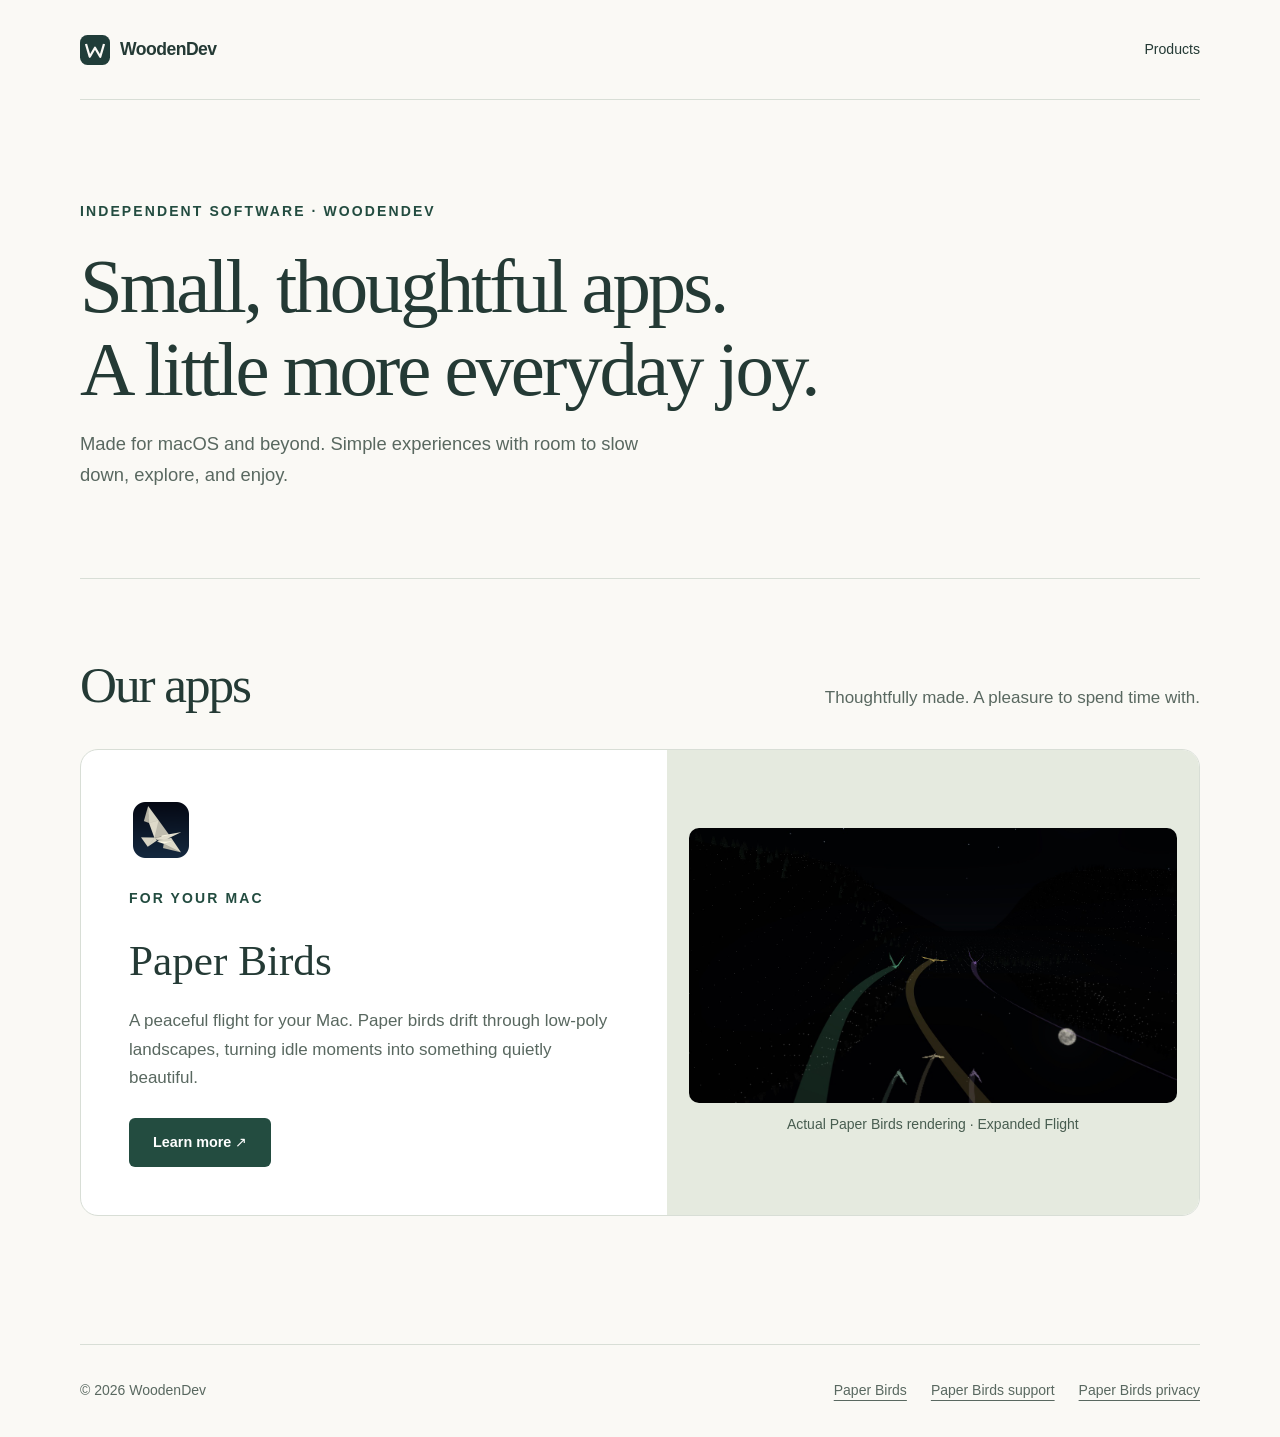
<file: index.html>
<!doctype html>
<html lang="en"><head><meta charset="utf-8"><meta name="viewport" content="width=device-width, initial-scale=1">
<title>WoodenDev</title><meta name="description" content="Small, thoughtful apps for macOS and beyond. Discover Paper Birds from WoodenDev.">
<meta property="og:title" content="WoodenDev"><meta property="og:description" content="Small, thoughtful apps for macOS and beyond. Discover Paper Birds from WoodenDev."><meta property="og:type" content="website"><meta name="theme-color" content="#234c40">
<link rel="canonical" href="https://wooden-dev.github.io/"><meta property="og:url" content="https://wooden-dev.github.io/">
<link rel="icon" href="images/favicon.svg"><link rel="stylesheet" href="css/style.css"></head>
<body><a class="skip" href="#main">Skip to content</a><header class="site-header wrap"><a class="brand" href="./"><img src="images/favicon.svg" width="30" height="30" alt="">WoodenDev</a><nav class="site-nav" aria-label="Main navigation"><a href="#products">Products</a></nav></header>
<main id="main" class="wrap">
<section class="intro"><span class="eyebrow">Independent software · WoodenDev</span><h1>Small, thoughtful apps.<br>A little more everyday joy.</h1><p>Made for macOS and beyond. Simple experiences with room to slow down, explore, and enjoy.</p></section>
<section class="section" id="products"><div class="section-head"><h2>Our apps</h2><p>Thoughtfully made. A pleasure to spend time with.</p></div>
<article class="product-card"><div class="product-info"><img class="app-icon" src="paperbirds/images/app-icon.png" alt="" width="256" height="256"><span class="eyebrow">For your Mac</span><h3>Paper Birds</h3><p>A peaceful flight for your Mac. Paper birds drift through low-poly landscapes, turning idle moments into something quietly beautiful.</p><a class="button" href="paperbirds/">Learn more <span aria-hidden="true">&nbsp;↗</span></a></div><figure class="product-art"><img src="paperbirds/images/forest.jpg" width="1280" height="720" alt="Paper birds flying over a forest lake with the moon reflected in the water"><figcaption>Actual Paper Birds rendering · Expanded Flight</figcaption></figure></article></section></main>
<footer class="site-footer wrap"><span>© 2026 WoodenDev</span><div class="footer-links"><a href="paperbirds/">Paper Birds</a><a href="paperbirds/support/">Paper Birds support</a><a href="paperbirds/privacy/">Paper Birds privacy</a></div></footer></body></html>
</file>
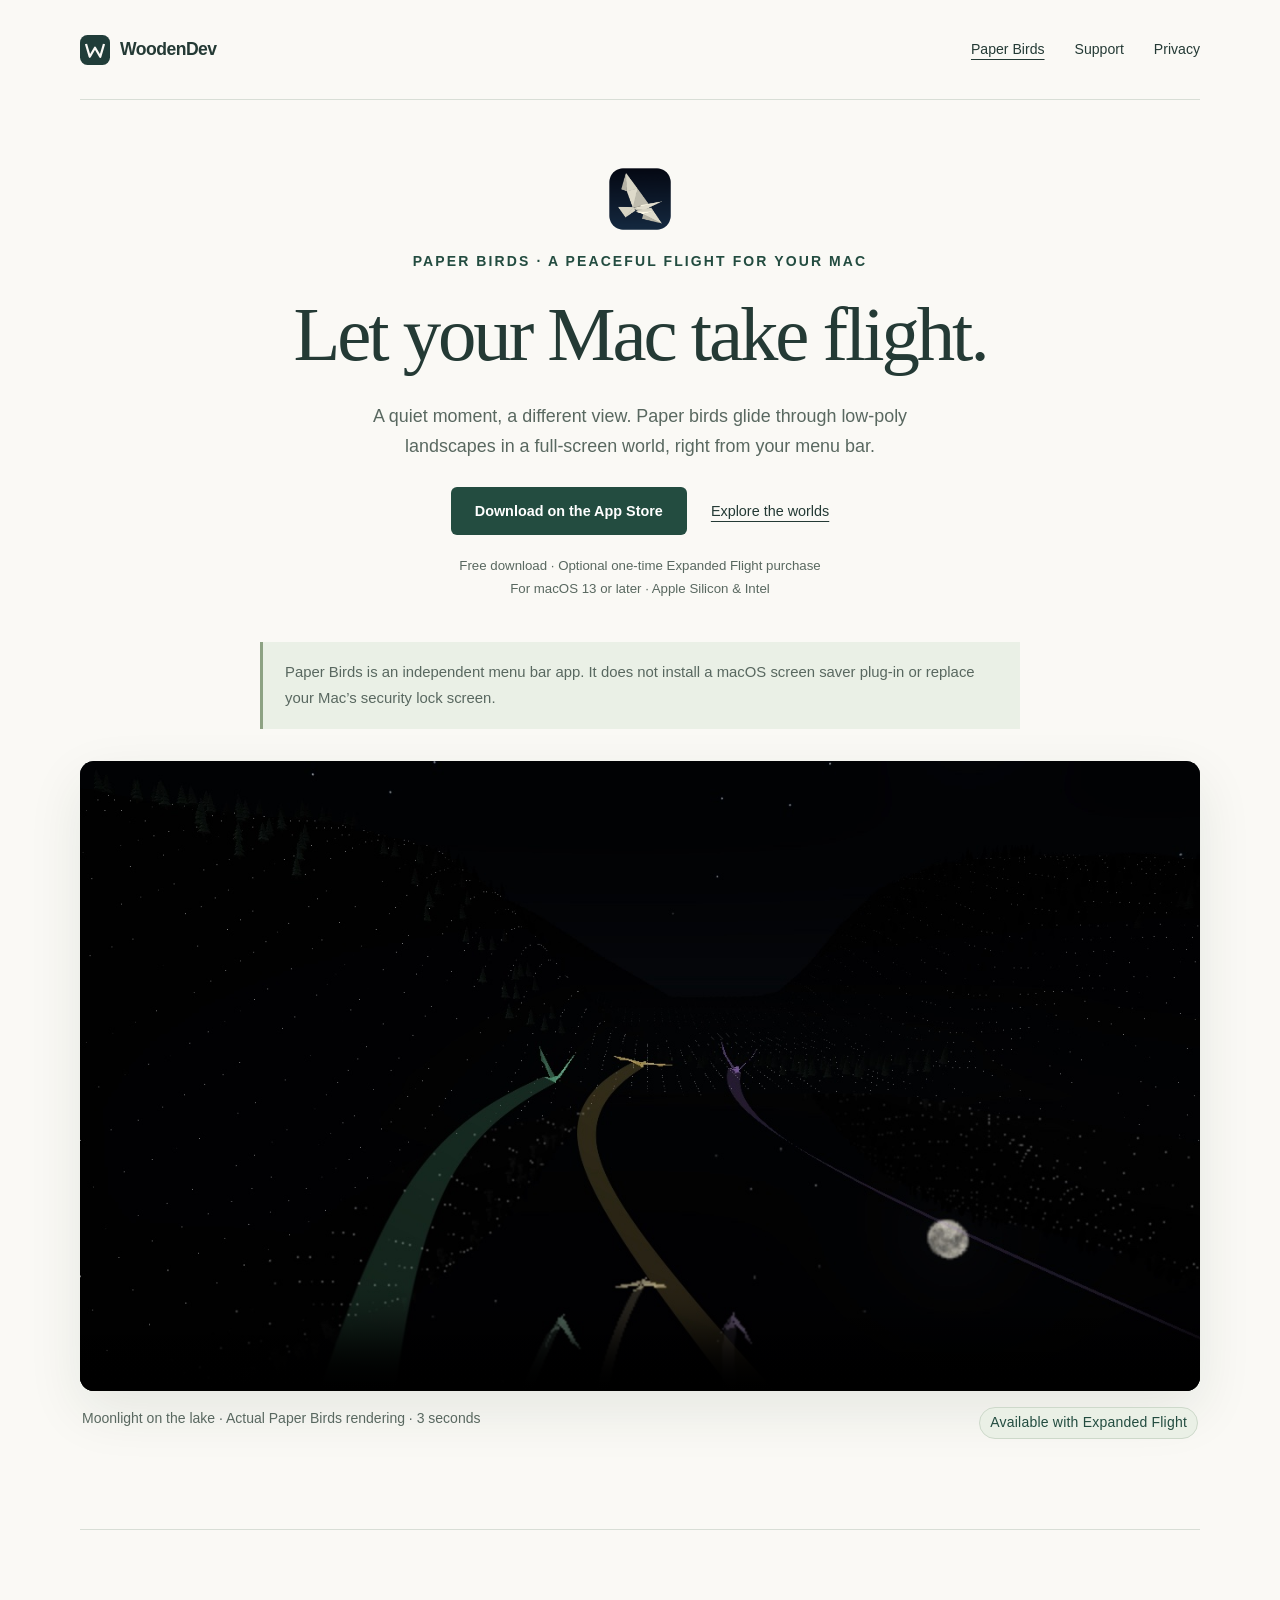
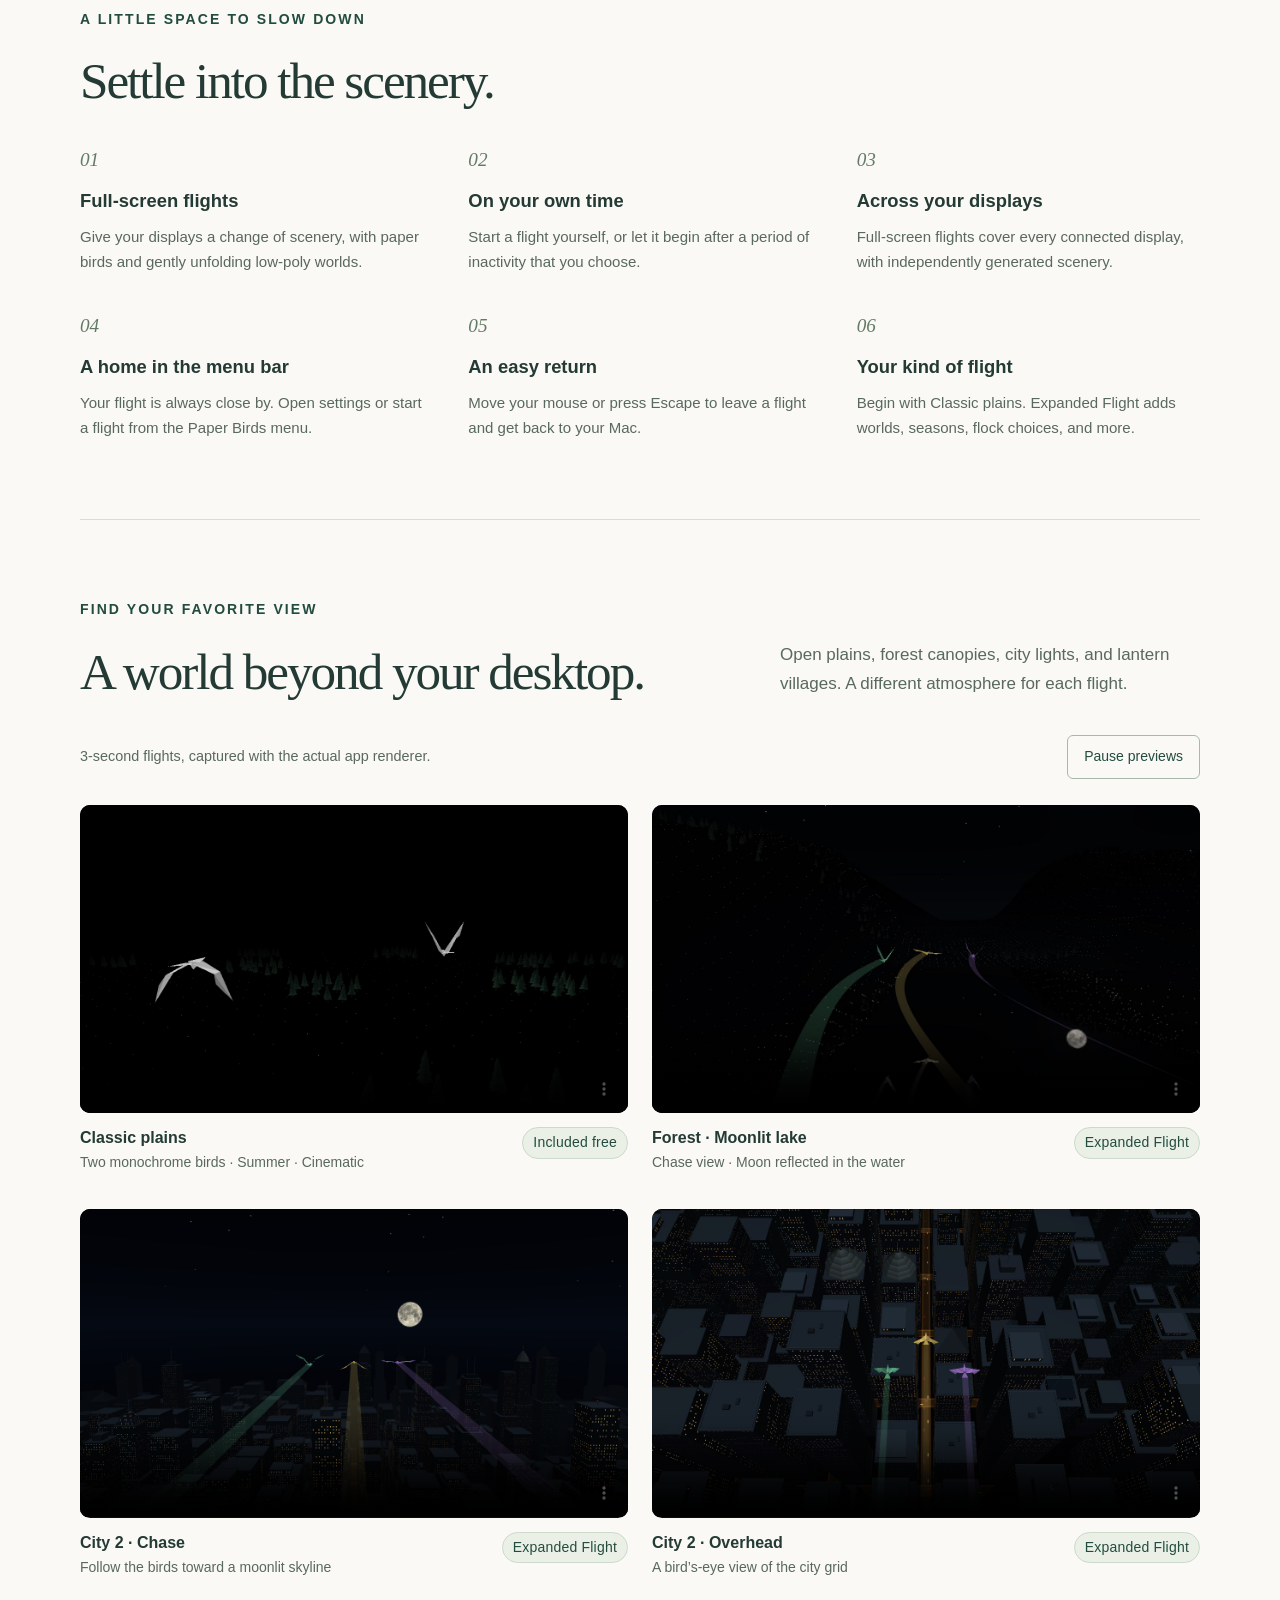
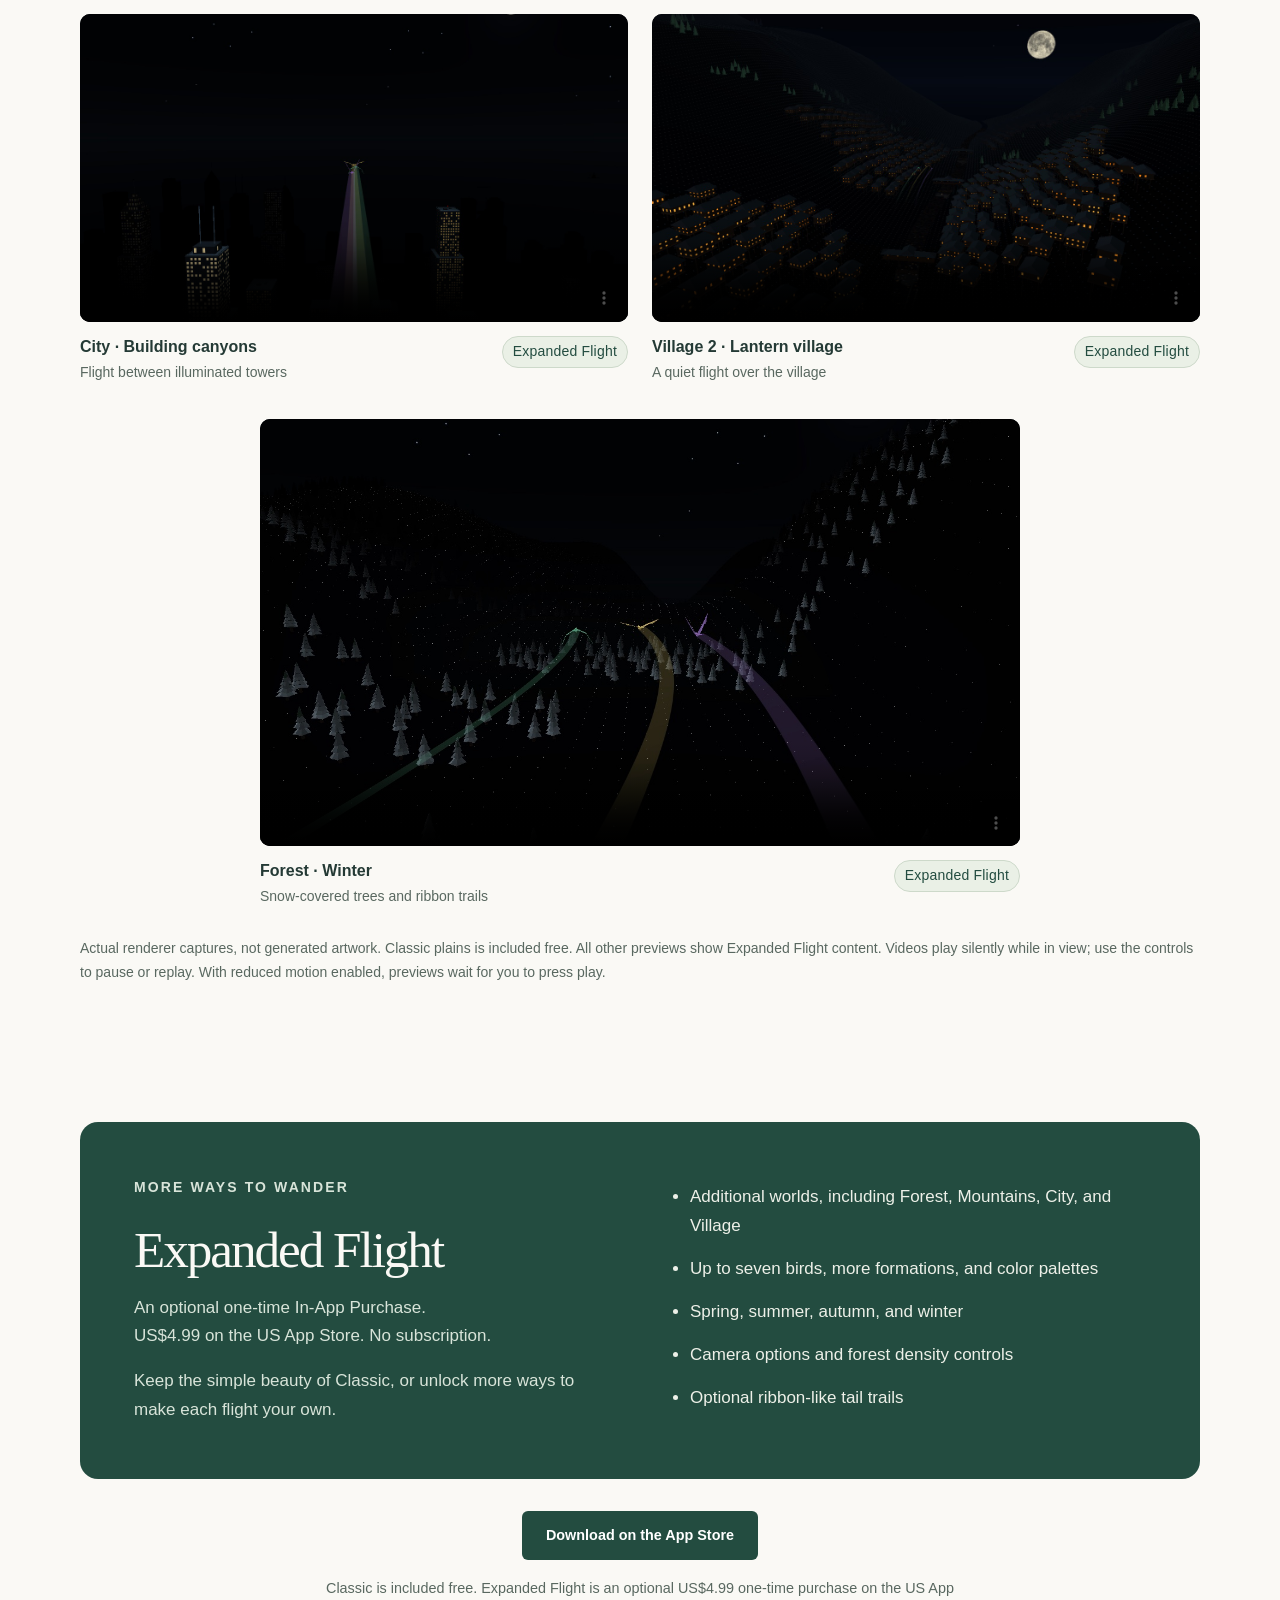
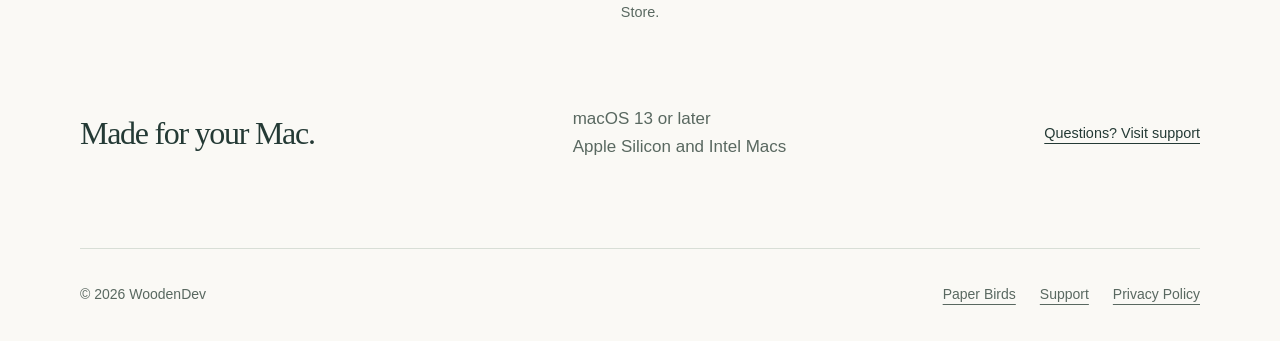
<file: paperbirds/index.html>
<!doctype html>
<html lang="en"><head><meta charset="utf-8"><meta name="viewport" content="width=device-width, initial-scale=1">
<title>Paper Birds — A Peaceful Flight for Your Mac</title><meta name="description" content="A peaceful macOS menu bar app. Watch paper birds fly through low-poly landscapes, with optional automatic flights and Expanded Flight.">
<meta property="og:title" content="Paper Birds — A Peaceful Flight for Your Mac"><meta property="og:description" content="A peaceful macOS menu bar app. Watch paper birds fly through low-poly landscapes, with optional automatic flights and Expanded Flight."><meta property="og:type" content="website"><meta name="theme-color" content="#234c40">
<link rel="canonical" href="https://wooden-dev.github.io/paperbirds/"><meta property="og:url" content="https://wooden-dev.github.io/paperbirds/"><meta property="og:image" content="https://wooden-dev.github.io/paperbirds/images/forest.jpg"><meta property="og:image:alt" content="Paper birds flying over a moonlit forest lake">
<link rel="icon" href="../paperbirds/images/app-icon.png"><link rel="stylesheet" href="../css/style.css"></head>
<body><a class="skip" href="#main">Skip to content</a><header class="site-header wrap"><a class="brand" href="../"><img src="../images/favicon.svg" width="30" height="30" alt="">WoodenDev</a><nav class="site-nav" aria-label="Main navigation"><a href="../paperbirds/" aria-current="page">Paper Birds</a><a href="../paperbirds/support/">Support</a><a href="../paperbirds/privacy/">Privacy</a></nav></header>
<main id="main" class="wrap">
<section class="hero"><img class="app-icon" src="images/app-icon.png" width="256" height="256" alt=""><span class="eyebrow">Paper Birds · A peaceful flight for your Mac</span><h1>Let your Mac take flight.</h1><p>A quiet moment, a different view. Paper birds glide through low-poly landscapes in a full-screen world, right from your menu bar.</p><div class="hero-actions"><a class="button" href="https://apps.apple.com/us/app/paper-birds-screen-saver/id6814753495">Download on the App Store</a><a href="#worlds">Explore the worlds</a></div><p class="availability">Free download · Optional one-time Expanded Flight purchase<br>For macOS 13 or later · Apple Silicon &amp; Intel</p></section>
<p class="notice">Paper Birds is an independent menu bar app. It does not install a macOS screen saver plug-in or replace your Mac’s security lock screen.</p>
<figure class="showcase"><video class="flight-video" controls muted loop playsinline preload="none" poster="images/forest.jpg" width="1280" height="720" aria-label="Forest moonlit lake flight preview"><source src="videos/forest.mp4" type="video/mp4"><a href="videos/forest.mp4">Watch the Forest moonlit lake flight preview</a></video><figcaption><span>Moonlight on the lake · Actual Paper Birds rendering · 3 seconds</span><span class="badge">Available with Expanded Flight</span></figcaption></figure>
<section class="section"><span class="eyebrow">A little space to slow down</span><h2>Settle into the scenery.</h2><div class="features"><article><span class="feature-number">01</span><h3>Full-screen flights</h3><p>Give your displays a change of scenery, with paper birds and gently unfolding low-poly worlds.</p></article><article><span class="feature-number">02</span><h3>On your own time</h3><p>Start a flight yourself, or let it begin after a period of inactivity that you choose.</p></article><article><span class="feature-number">03</span><h3>Across your displays</h3><p>Full-screen flights cover every connected display, with independently generated scenery.</p></article><article><span class="feature-number">04</span><h3>A home in the menu bar</h3><p>Your flight is always close by. Open settings or start a flight from the Paper Birds menu.</p></article><article><span class="feature-number">05</span><h3>An easy return</h3><p>Move your mouse or press Escape to leave a flight and get back to your Mac.</p></article><article><span class="feature-number">06</span><h3>Your kind of flight</h3><p>Begin with Classic plains. Expanded Flight adds worlds, seasons, flock choices, and more.</p></article></div></section>
<section class="section" id="worlds"><div class="section-head"><div><span class="eyebrow">Find your favorite view</span><h2>A world beyond your desktop.</h2></div><p>Open plains, forest canopies, city lights, and lantern villages. A different atmosphere for each flight.</p></div><div class="preview-toolbar"><p>3-second flights, captured with the actual app renderer.</p><button class="preview-toggle" type="button" hidden aria-pressed="false">Pause previews</button></div><div class="gallery"><figure><video class="flight-video" controls muted loop playsinline preload="none" poster="images/classic.jpg" width="1280" height="720" aria-label="Classic plains flight preview"><source src="videos/classic.mp4" type="video/mp4"><a href="videos/classic.mp4">Watch the Classic plains flight preview</a></video><figcaption><div><h3>Classic plains</h3><small>Two monochrome birds · Summer · Cinematic</small></div><span class="badge">Included free</span></figcaption></figure><figure><video class="flight-video" controls muted loop playsinline preload="none" poster="images/forest.jpg" width="1280" height="720" aria-label="Forest · Moonlit lake flight preview"><source src="videos/forest.mp4" type="video/mp4"><a href="videos/forest.mp4">Watch the Forest · Moonlit lake flight preview</a></video><figcaption><div><h3>Forest · Moonlit lake</h3><small>Chase view · Moon reflected in the water</small></div><span class="badge">Expanded Flight</span></figcaption></figure><figure><video class="flight-video" controls muted loop playsinline preload="none" poster="images/city2-chase.jpg" width="1280" height="720" aria-label="City 2 · Chase flight preview"><source src="videos/city2-chase.mp4" type="video/mp4"><a href="videos/city2-chase.mp4">Watch the City 2 · Chase flight preview</a></video><figcaption><div><h3>City 2 · Chase</h3><small>Follow the birds toward a moonlit skyline</small></div><span class="badge">Expanded Flight</span></figcaption></figure><figure><video class="flight-video" controls muted loop playsinline preload="none" poster="images/city2-overhead.jpg" width="1280" height="720" aria-label="City 2 · Overhead flight preview"><source src="videos/city2-overhead.mp4" type="video/mp4"><a href="videos/city2-overhead.mp4">Watch the City 2 · Overhead flight preview</a></video><figcaption><div><h3>City 2 · Overhead</h3><small>A bird’s-eye view of the city grid</small></div><span class="badge">Expanded Flight</span></figcaption></figure><figure><video class="flight-video" controls muted loop playsinline preload="none" poster="images/city.jpg" width="1280" height="720" aria-label="City · Building canyons flight preview"><source src="videos/city.mp4" type="video/mp4"><a href="videos/city.mp4">Watch the City · Building canyons flight preview</a></video><figcaption><div><h3>City · Building canyons</h3><small>Flight between illuminated towers</small></div><span class="badge">Expanded Flight</span></figcaption></figure><figure><video class="flight-video" controls muted loop playsinline preload="none" poster="images/village.jpg" width="1280" height="720" aria-label="Village 2 · Lantern village flight preview"><source src="videos/village.mp4" type="video/mp4"><a href="videos/village.mp4">Watch the Village 2 · Lantern village flight preview</a></video><figcaption><div><h3>Village 2 · Lantern village</h3><small>A quiet flight over the village</small></div><span class="badge">Expanded Flight</span></figcaption></figure><figure><video class="flight-video" controls muted loop playsinline preload="none" poster="images/winter.jpg" width="1280" height="720" aria-label="Forest · Winter flight preview"><source src="videos/winter.mp4" type="video/mp4"><a href="videos/winter.mp4">Watch the Forest · Winter flight preview</a></video><figcaption><div><h3>Forest · Winter</h3><small>Snow-covered trees and ribbon trails</small></div><span class="badge">Expanded Flight</span></figcaption></figure></div><p class="gallery-note">Actual renderer captures, not generated artwork. Classic plains is included free. All other previews show Expanded Flight content. Videos play silently while in view; use the controls to pause or replay. With reduced motion enabled, previews wait for you to press play.</p></section>
<section class="expanded" id="expanded"><div><span class="eyebrow">More ways to wander</span><h2>Expanded Flight</h2><p>An optional one-time In-App Purchase.<br>US$4.99 on the US App Store. No subscription.</p><p>Keep the simple beauty of Classic, or unlock more ways to make each flight your own.</p></div><ul><li>Additional worlds, including Forest, Mountains, City, and Village</li><li>Up to seven birds, more formations, and color palettes</li><li>Spring, summer, autumn, and winter</li><li>Camera options and forest density controls</li><li>Optional ribbon-like tail trails</li></ul></section>
<div class="download-again"><a class="button" href="https://apps.apple.com/us/app/paper-birds-screen-saver/id6814753495">Download on the App Store</a><p>Classic is included free. Expanded Flight is an optional US$4.99 one-time purchase on the US App Store.</p></div>
<section class="requirements"><h2>Made for your Mac.</h2><p>macOS 13 or later<br>Apple Silicon and Intel Macs</p><a class="text-link" href="support/">Questions? Visit support</a></section>
</main>
<footer class="site-footer wrap"><span>© 2026 WoodenDev</span><div class="footer-links"><a href="../paperbirds/">Paper Birds</a><a href="../paperbirds/support/">Support</a><a href="../paperbirds/privacy/">Privacy Policy</a></div></footer><script src="../js/previews.js" defer></script></body></html>
</file>
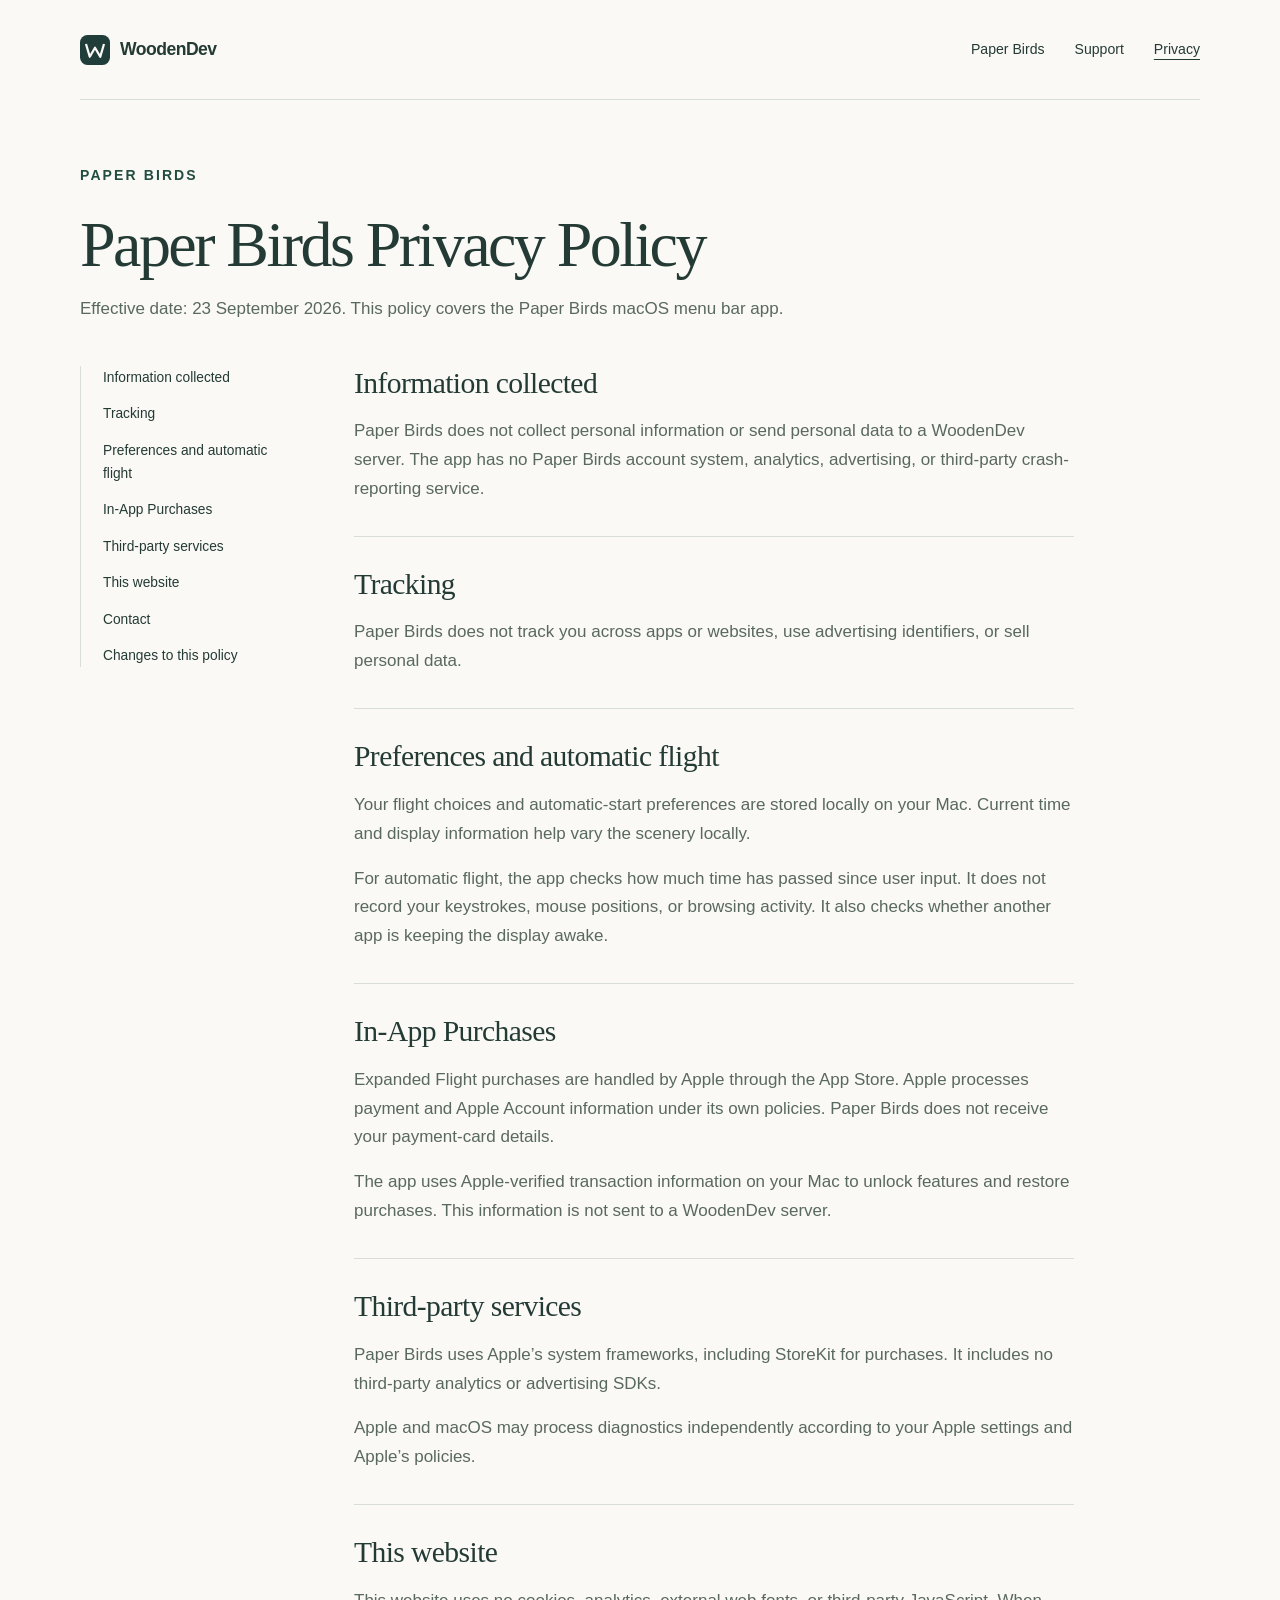
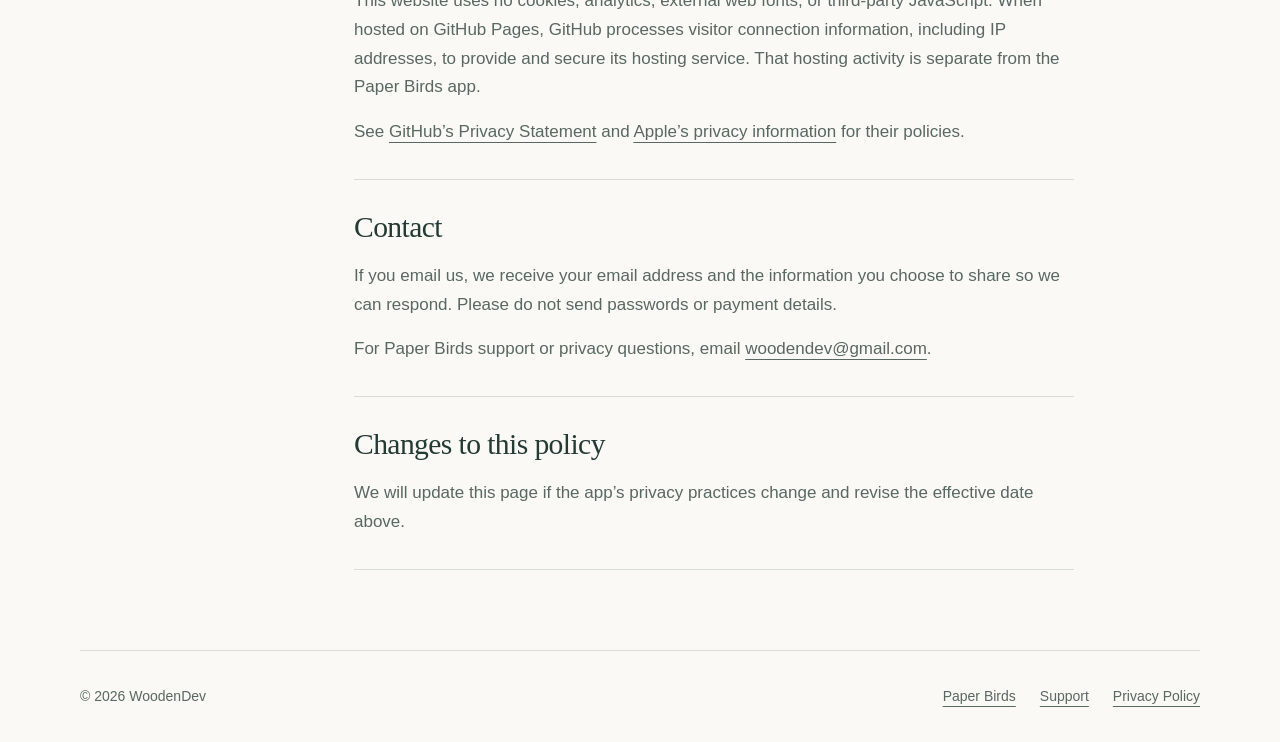
<file: paperbirds/privacy/index.html>
<!doctype html>
<html lang="en"><head><meta charset="utf-8"><meta name="viewport" content="width=device-width, initial-scale=1">
<title>Paper Birds Privacy Policy</title><meta name="description" content="How Paper Birds handles local preferences, automatic flight, and purchases. No tracking or app analytics.">
<meta property="og:title" content="Paper Birds Privacy Policy"><meta property="og:description" content="How Paper Birds handles local preferences, automatic flight, and purchases. No tracking or app analytics."><meta property="og:type" content="website"><meta name="theme-color" content="#234c40">
<link rel="canonical" href="https://wooden-dev.github.io/paperbirds/privacy/"><meta property="og:url" content="https://wooden-dev.github.io/paperbirds/privacy/"><meta property="og:image" content="https://wooden-dev.github.io/paperbirds/images/forest.jpg"><meta property="og:image:alt" content="Paper birds flying over a moonlit forest lake">
<link rel="icon" href="../../paperbirds/images/app-icon.png"><link rel="stylesheet" href="../../css/style.css"></head>
<body><a class="skip" href="#main">Skip to content</a><header class="site-header wrap"><a class="brand" href="../../"><img src="../../images/favicon.svg" width="30" height="30" alt="">WoodenDev</a><nav class="site-nav" aria-label="Main navigation"><a href="../../paperbirds/">Paper Birds</a><a href="../../paperbirds/support/">Support</a><a href="../../paperbirds/privacy/" aria-current="page">Privacy</a></nav></header>
<main id="main" class="wrap"><div class="document-heading"><span class="eyebrow">Paper Birds</span><h1>Paper Birds Privacy Policy</h1><p>Effective date: 23 September 2026. This policy covers the Paper Birds macOS menu bar app.</p></div><div class="document-layout"><nav class="contents" aria-label="On this page"><a href="#collection">Information collected</a><a href="#tracking">Tracking</a><a href="#local">Preferences and automatic flight</a><a href="#purchases">In-App Purchases</a><a href="#services">Third-party services</a><a href="#website">This website</a><a href="#contact">Contact</a><a href="#changes">Changes to this policy</a></nav><div class="prose"><section id="collection"><h2>Information collected</h2><p>Paper Birds does not collect personal information or send personal data to a WoodenDev server. The app has no Paper Birds account system, analytics, advertising, or third-party crash-reporting service.</p></section><section id="tracking"><h2>Tracking</h2><p>Paper Birds does not track you across apps or websites, use advertising identifiers, or sell personal data.</p></section><section id="local"><h2>Preferences and automatic flight</h2><p>Your flight choices and automatic-start preferences are stored locally on your Mac. Current time and display information help vary the scenery locally.</p><p>For automatic flight, the app checks how much time has passed since user input. It does not record your keystrokes, mouse positions, or browsing activity. It also checks whether another app is keeping the display awake.</p></section><section id="purchases"><h2>In-App Purchases</h2><p>Expanded Flight purchases are handled by Apple through the App Store. Apple processes payment and Apple Account information under its own policies. Paper Birds does not receive your payment-card details.</p><p>The app uses Apple-verified transaction information on your Mac to unlock features and restore purchases. This information is not sent to a WoodenDev server.</p></section><section id="services"><h2>Third-party services</h2><p>Paper Birds uses Apple’s system frameworks, including StoreKit for purchases. It includes no third-party analytics or advertising SDKs.</p><p>Apple and macOS may process diagnostics independently according to your Apple settings and Apple’s policies.</p></section><section id="website"><h2>This website</h2><p>This website uses no cookies, analytics, external web fonts, or third-party JavaScript. When hosted on GitHub Pages, GitHub processes visitor connection information, including IP addresses, to provide and secure its hosting service. That hosting activity is separate from the Paper Birds app.</p><p>See <a href="https://docs.github.com/en/site-policy/privacy-policies/github-general-privacy-statement">GitHub’s Privacy Statement</a> and <a href="https://www.apple.com/legal/privacy/">Apple’s privacy information</a> for their policies.</p></section><section id="contact"><h2>Contact</h2><p>If you email us, we receive your email address and the information you choose to share so we can respond. Please do not send passwords or payment details.</p><p>For Paper Birds support or privacy questions, email <a href="mailto:woodendev@gmail.com">woodendev@gmail.com</a>.</p></section><section id="changes"><h2>Changes to this policy</h2><p>We will update this page if the app’s privacy practices change and revise the effective date above.</p></section></div></div></main>
<footer class="site-footer wrap"><span>© 2026 WoodenDev</span><div class="footer-links"><a href="../../paperbirds/">Paper Birds</a><a href="../../paperbirds/support/">Support</a><a href="../../paperbirds/privacy/">Privacy Policy</a></div></footer></body></html>
</file>
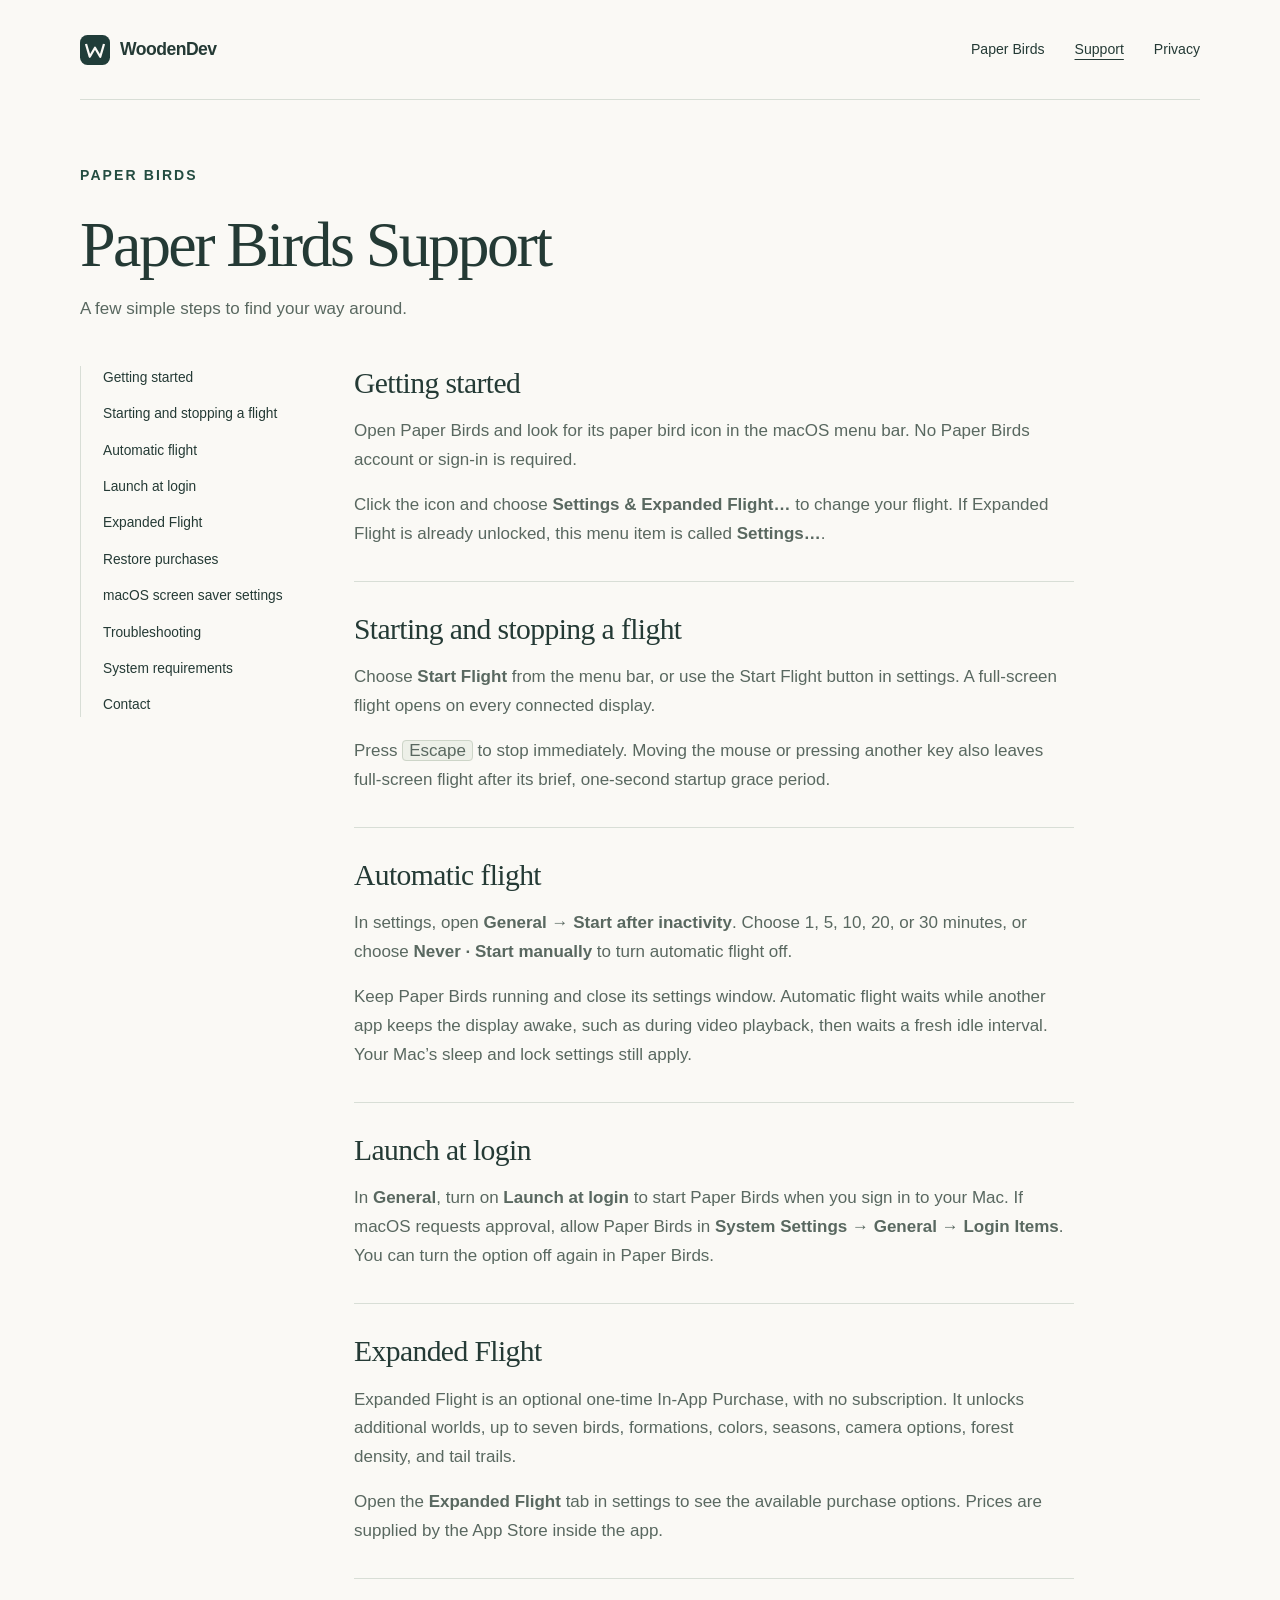
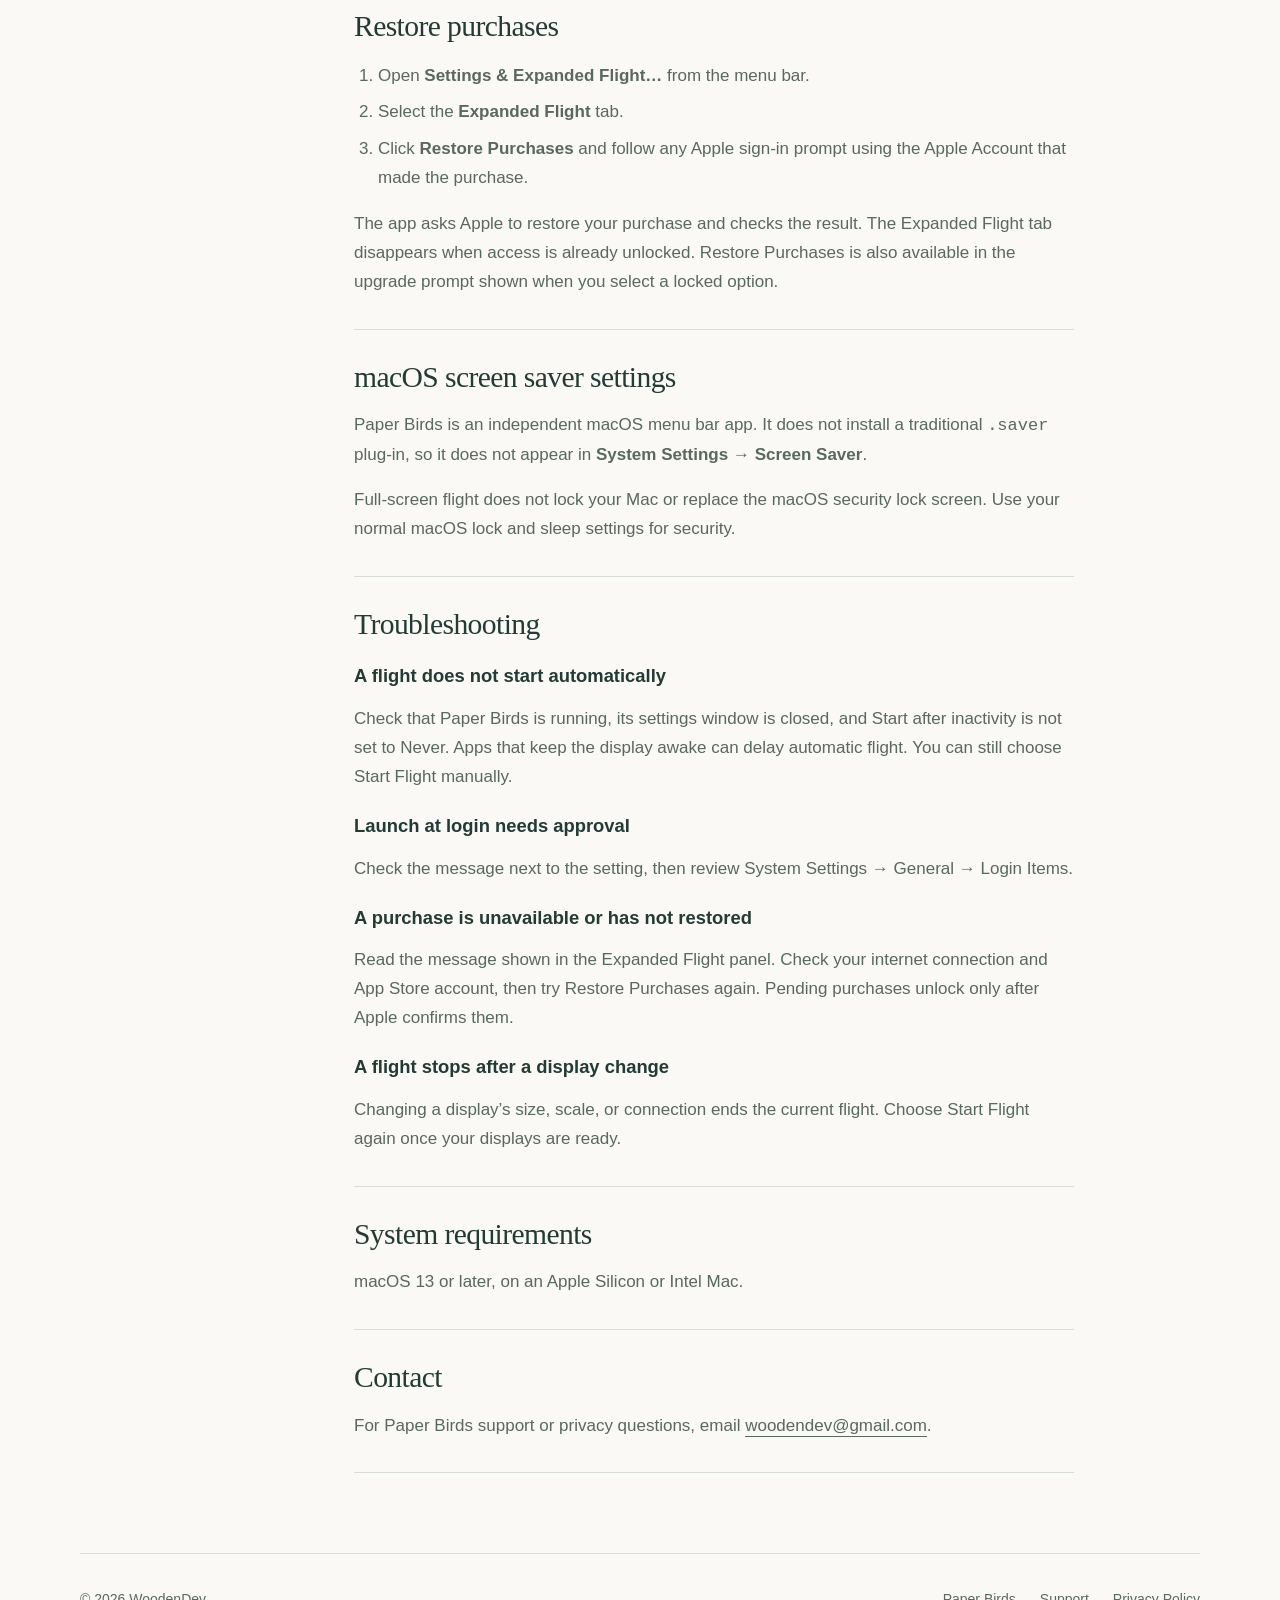
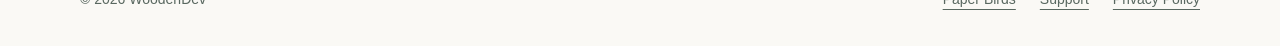
<file: paperbirds/support/index.html>
<!doctype html>
<html lang="en"><head><meta charset="utf-8"><meta name="viewport" content="width=device-width, initial-scale=1">
<title>Paper Birds Support</title><meta name="description" content="Get started with Paper Birds, configure automatic flights, and learn how to restore Expanded Flight.">
<meta property="og:title" content="Paper Birds Support"><meta property="og:description" content="Get started with Paper Birds, configure automatic flights, and learn how to restore Expanded Flight."><meta property="og:type" content="website"><meta name="theme-color" content="#234c40">
<link rel="canonical" href="https://wooden-dev.github.io/paperbirds/support/"><meta property="og:url" content="https://wooden-dev.github.io/paperbirds/support/"><meta property="og:image" content="https://wooden-dev.github.io/paperbirds/images/forest.jpg"><meta property="og:image:alt" content="Paper birds flying over a moonlit forest lake">
<link rel="icon" href="../../paperbirds/images/app-icon.png"><link rel="stylesheet" href="../../css/style.css"></head>
<body><a class="skip" href="#main">Skip to content</a><header class="site-header wrap"><a class="brand" href="../../"><img src="../../images/favicon.svg" width="30" height="30" alt="">WoodenDev</a><nav class="site-nav" aria-label="Main navigation"><a href="../../paperbirds/">Paper Birds</a><a href="../../paperbirds/support/" aria-current="page">Support</a><a href="../../paperbirds/privacy/">Privacy</a></nav></header>
<main id="main" class="wrap"><div class="document-heading"><span class="eyebrow">Paper Birds</span><h1>Paper Birds Support</h1><p>A few simple steps to find your way around.</p></div><div class="document-layout"><nav class="contents" aria-label="On this page"><a href="#getting-started">Getting started</a><a href="#start-stop">Starting and stopping a flight</a><a href="#automatic">Automatic flight</a><a href="#login">Launch at login</a><a href="#expanded">Expanded Flight</a><a href="#restore">Restore purchases</a><a href="#screen-saver">macOS screen saver settings</a><a href="#troubleshooting">Troubleshooting</a><a href="#requirements">System requirements</a><a href="#contact">Contact</a></nav><div class="prose"><section id="getting-started"><h2>Getting started</h2><p>Open Paper Birds and look for its paper bird icon in the macOS menu bar. No Paper Birds account or sign-in is required.</p><p>Click the icon and choose <strong>Settings &amp; Expanded Flight…</strong> to change your flight. If Expanded Flight is already unlocked, this menu item is called <strong>Settings…</strong>.</p></section><section id="start-stop"><h2>Starting and stopping a flight</h2><p>Choose <strong>Start Flight</strong> from the menu bar, or use the Start Flight button in settings. A full-screen flight opens on every connected display.</p><p>Press <kbd>Escape</kbd> to stop immediately. Moving the mouse or pressing another key also leaves full-screen flight after its brief, one-second startup grace period.</p></section><section id="automatic"><h2>Automatic flight</h2><p>In settings, open <strong>General → Start after inactivity</strong>. Choose 1, 5, 10, 20, or 30 minutes, or choose <strong>Never · Start manually</strong> to turn automatic flight off.</p><p>Keep Paper Birds running and close its settings window. Automatic flight waits while another app keeps the display awake, such as during video playback, then waits a fresh idle interval. Your Mac’s sleep and lock settings still apply.</p></section><section id="login"><h2>Launch at login</h2><p>In <strong>General</strong>, turn on <strong>Launch at login</strong> to start Paper Birds when you sign in to your Mac. If macOS requests approval, allow Paper Birds in <strong>System Settings → General → Login Items</strong>. You can turn the option off again in Paper Birds.</p></section><section id="expanded"><h2>Expanded Flight</h2><p>Expanded Flight is an optional one-time In-App Purchase, with no subscription. It unlocks additional worlds, up to seven birds, formations, colors, seasons, camera options, forest density, and tail trails.</p><p>Open the <strong>Expanded Flight</strong> tab in settings to see the available purchase options. Prices are supplied by the App Store inside the app.</p></section><section id="restore"><h2>Restore purchases</h2><ol><li>Open <strong>Settings &amp; Expanded Flight…</strong> from the menu bar.</li><li>Select the <strong>Expanded Flight</strong> tab.</li><li>Click <strong>Restore Purchases</strong> and follow any Apple sign-in prompt using the Apple Account that made the purchase.</li></ol><p>The app asks Apple to restore your purchase and checks the result. The Expanded Flight tab disappears when access is already unlocked. Restore Purchases is also available in the upgrade prompt shown when you select a locked option.</p></section><section id="screen-saver"><h2>macOS screen saver settings</h2><p>Paper Birds is an independent macOS menu bar app. It does not install a traditional <code>.saver</code> plug-in, so it does not appear in <strong>System Settings → Screen Saver</strong>.</p><p>Full-screen flight does not lock your Mac or replace the macOS security lock screen. Use your normal macOS lock and sleep settings for security.</p></section><section id="troubleshooting"><h2>Troubleshooting</h2><h3>A flight does not start automatically</h3><p>Check that Paper Birds is running, its settings window is closed, and Start after inactivity is not set to Never. Apps that keep the display awake can delay automatic flight. You can still choose Start Flight manually.</p><h3>Launch at login needs approval</h3><p>Check the message next to the setting, then review System Settings → General → Login Items.</p><h3>A purchase is unavailable or has not restored</h3><p>Read the message shown in the Expanded Flight panel. Check your internet connection and App Store account, then try Restore Purchases again. Pending purchases unlock only after Apple confirms them.</p><h3>A flight stops after a display change</h3><p>Changing a display’s size, scale, or connection ends the current flight. Choose Start Flight again once your displays are ready.</p></section><section id="requirements"><h2>System requirements</h2><p>macOS 13 or later, on an Apple Silicon or Intel Mac.</p></section><section id="contact"><h2>Contact</h2><p>For Paper Birds support or privacy questions, email <a href="mailto:woodendev@gmail.com">woodendev@gmail.com</a>.</p></section></div></div></main>
<footer class="site-footer wrap"><span>© 2026 WoodenDev</span><div class="footer-links"><a href="../../paperbirds/">Paper Birds</a><a href="../../paperbirds/support/">Support</a><a href="../../paperbirds/privacy/">Privacy Policy</a></div></footer></body></html>
</file>
<file: css/style.css>
:root{--paper:#faf9f5;--ink:#243a35;--muted:#596860;--line:#d8ded6;--green:#234c40;--soft:#eaf0e6;--serif:Georgia,'Times New Roman',serif}
*{box-sizing:border-box}html{scroll-behavior:smooth;scroll-padding-top:2rem}body{margin:0;background:var(--paper);color:var(--ink);font:17px/1.7 -apple-system,BlinkMacSystemFont,'Segoe UI',sans-serif}a{color:inherit;text-underline-offset:5px}a:hover{color:#427353}a:focus-visible{outline:3px solid #916526;outline-offset:6px}img{max-width:100%;height:auto;display:block}h1,h2,h3,p,figure{margin:0}h1,h2{font-family:var(--serif);font-weight:400;line-height:1.08;letter-spacing:-.04em}h1{font-size:clamp(3rem,6vw,5.6rem)}h2{font-size:clamp(2.2rem,4vw,3.4rem)}h3{font-size:1.15rem;line-height:1.35;font-weight:600}p{margin-top:1rem}p,.muted{color:var(--muted)}.wrap{width:min(1120px,calc(100% - 64px));margin-inline:auto}.skip{position:absolute;left:1rem;top:-100px;padding:8px 15px;background:white;z-index:10}.skip:focus{top:1rem}.site-header{display:flex;align-items:center;justify-content:space-between;gap:28px;min-height:100px;border-bottom:1px solid var(--line)}.brand{display:inline-flex;align-items:center;gap:10px;text-decoration:none;font-weight:650;font-size:1.1rem;letter-spacing:-.03em}.brand img{width:30px;height:30px}.site-nav{display:flex;align-items:center;gap:30px;font-size:.88rem}.site-nav a{text-decoration:none}.site-nav a[aria-current=page]{text-decoration:underline}.eyebrow{display:block;font-size:.76rem;font-weight:600;letter-spacing:.15em;text-transform:uppercase;color:var(--green);margin-bottom:22px}.intro{padding:100px 0 88px;max-width:790px}.intro p{max-width:560px;font-size:1.15rem}.section{padding:78px 0;border-top:1px solid var(--line)}.section-head{display:flex;justify-content:space-between;align-items:end;gap:30px;margin-bottom:36px}.section-head p{max-width:420px}.product-card{display:grid;grid-template-columns:1.1fr 1fr;border:1px solid var(--line);border-radius:18px;overflow:hidden;background:#fff}.product-info{padding:48px;display:flex;flex-direction:column;align-items:start;justify-content:center}.app-icon{width:64px;height:64px;margin-bottom:25px;border-radius:14px}.product-info h3{font-family:var(--serif);font-size:2.7rem;font-weight:400}.button{display:inline-flex;align-items:center;justify-content:center;padding:12px 24px;margin-top:25px;border-radius:6px;background:var(--green);color:white;text-decoration:none;font-size:.9rem;font-weight:550}.button:hover{background:#32604d;color:white}.product-art{background:#e5eadf;display:flex;flex-direction:column;justify-content:center;padding:22px}.product-art img{width:100%;border-radius:10px}.product-art figcaption{font-size:.76rem;text-align:center;margin-top:10px;color:#485d50}.site-footer{padding:34px 0;display:flex;align-items:center;justify-content:space-between;flex-wrap:wrap;gap:20px;border-top:1px solid var(--line);margin-top:50px;font-size:.82rem;color:var(--muted)}.footer-links{display:flex;gap:24px}.hero{text-align:center;padding:64px 0 42px}.hero .app-icon{margin:0 auto 16px;width:70px;height:70px}.hero .eyebrow{margin-bottom:20px}.hero p{max-width:595px;margin:24px auto 0;font-size:1.12rem}.hero .availability{font-size:.83rem;margin-top:20px}.hero-actions{display:flex;justify-content:center;align-items:center;flex-wrap:wrap;gap:12px 24px}.hero-actions>a:not(.button){margin-top:25px;font-size:.9rem}.showcase{margin-bottom:74px}.showcase img{width:100%;border-radius:14px;box-shadow:0 20px 55px #1b362017}.showcase figcaption{display:flex;justify-content:space-between;gap:20px;padding:16px 2px;font-size:.78rem;color:var(--muted)}.badge{display:inline-block;background:var(--soft);border:1px solid #cdd9ca;border-radius:20px;padding:3px 10px;font-size:.72rem;letter-spacing:.015em;color:var(--green)}.features{display:grid;grid-template-columns:repeat(3,1fr);gap:40px 45px;margin-top:40px}.feature-number{font:italic 1.2rem var(--serif);color:#637a66;display:block;margin-bottom:18px}.features p{font-size:.94rem;margin-top:10px}.gallery{display:grid;grid-template-columns:1fr 1fr;gap:32px 24px}.gallery img,.placeholder{width:100%;aspect-ratio:960/404;object-fit:cover;border-radius:10px}.gallery figcaption{margin-top:14px;display:flex;justify-content:space-between;align-items:start;gap:12px}.gallery h3{font-size:1rem}.gallery small{color:var(--muted);font-size:.78rem}.placeholder{background:linear-gradient(145deg,#e5ece1,#f3f3ed);border:1px dashed #a3b19d;display:flex;align-items:center;justify-content:center;text-align:center;color:#52604d;font-size:.86rem;padding:20px}.gallery-note{font-size:.83rem;margin-top:26px}.expanded{background:var(--green);color:var(--paper);border-radius:18px;padding:54px;display:grid;grid-template-columns:1fr 1fr;gap:60px;margin:60px 0}.expanded p,.expanded .eyebrow{color:#d8e4d9}.expanded ul{padding-left:20px;margin:0}.expanded li{padding:7px 0;color:#edf0e8}.requirements{display:flex;align-items:center;justify-content:space-between;gap:36px;padding:20px 0 36px}.requirements h2{font-size:2rem}.requirements p{margin:0}.document-heading{padding:64px 0 42px;max-width:840px}.document-heading h1{font-size:clamp(2.7rem,5vw,4.2rem)}.document-layout{display:grid;grid-template-columns:210px minmax(0,720px);gap:64px;align-items:start}.contents{position:sticky;top:24px;font-size:.86rem;display:flex;flex-direction:column;gap:13px;border-left:1px solid var(--line);padding-left:22px}.contents a{text-decoration:none}.prose section{padding:0 0 32px;margin-bottom:30px;border-bottom:1px solid var(--line);scroll-margin-top:35px}.prose h2{font:400 1.85rem/1.2 var(--serif);letter-spacing:-.02em}.prose h3{margin-top:22px}.prose ul,.prose ol{padding-left:24px;color:var(--muted)}.prose li{margin:8px 0}.notice{background:var(--soft);border-left:3px solid #8da283;padding:18px 22px;font-size:.93rem}.notice p:first-child{margin:0}kbd{font:inherit;background:#edf0e8;border:1px solid #cdd5c8;border-radius:4px;padding:0 6px}.text-link{font-size:.9rem}
@media(max-width:760px){.wrap{width:calc(100% - 36px)}.site-header{min-height:86px;gap:16px;flex-wrap:wrap;padding:20px 0}.site-nav{gap:18px;flex-wrap:wrap}.intro{padding:65px 0}.section{padding:50px 0}.section-head{display:block}.product-card,.expanded{grid-template-columns:1fr}.product-info{padding:30px}.product-art{padding:18px}.features{grid-template-columns:1fr 1fr;gap:32px 24px}.expanded{padding:30px;gap:28px}.document-layout{grid-template-columns:1fr;gap:36px}.contents{position:static;flex-direction:row;flex-wrap:wrap;gap:10px 20px}.requirements{display:block}.requirements p{margin-top:20px}.showcase figcaption{flex-direction:column;gap:8px}.gallery figcaption{display:block}.gallery .badge{margin-top:7px}.hero{padding-top:42px}.hero h1{font-size:clamp(2.8rem,10vw,4.5rem)}}
@media(max-width:480px){.gallery,.features{grid-template-columns:1fr}.hero-actions{gap:15px}.site-nav{font-size:.83rem}.document-heading{padding-top:44px}.site-footer{align-items:start;flex-direction:column}}
@media(prefers-reduced-motion:reduce){html{scroll-behavior:auto}}

/* Keep labels legible at small viewport sizes. */
.eyebrow,.badge,.gallery small,.gallery-note,.showcase figcaption,.product-art figcaption,.site-footer{font-size:.875rem}

.flight-video{display:block;width:100%;height:auto;aspect-ratio:16/9;background:#080e13;border-radius:10px;object-fit:contain}.showcase .flight-video{border-radius:14px;box-shadow:0 20px 55px #1b362017}.preview-toolbar{display:flex;align-items:center;justify-content:space-between;gap:20px;margin-bottom:26px}.preview-toolbar p{margin:0;font-size:.9rem}.preview-toggle{font:inherit;font-size:.875rem;color:var(--green);background:transparent;border:1px solid #a8b9aa;border-radius:6px;padding:9px 16px;cursor:pointer;flex-shrink:0}.preview-toggle:hover{background:var(--soft)}.preview-toggle:focus-visible,video:focus-visible{outline:3px solid #916526;outline-offset:5px}.gallery figure:last-child:nth-child(odd){grid-column:1/-1;max-width:760px;width:100%;justify-self:center}@media(max-width:480px){.preview-toolbar{align-items:start;flex-direction:column}}

/* Product clarification and a second download opportunity after the upgrade. */
.hero + .notice{max-width:760px;margin:0 auto 32px}
.download-again{text-align:center;margin:-28px auto 60px;max-width:640px}
.download-again .button{margin-top:0}
.download-again p{font-size:.9rem}
</file>
